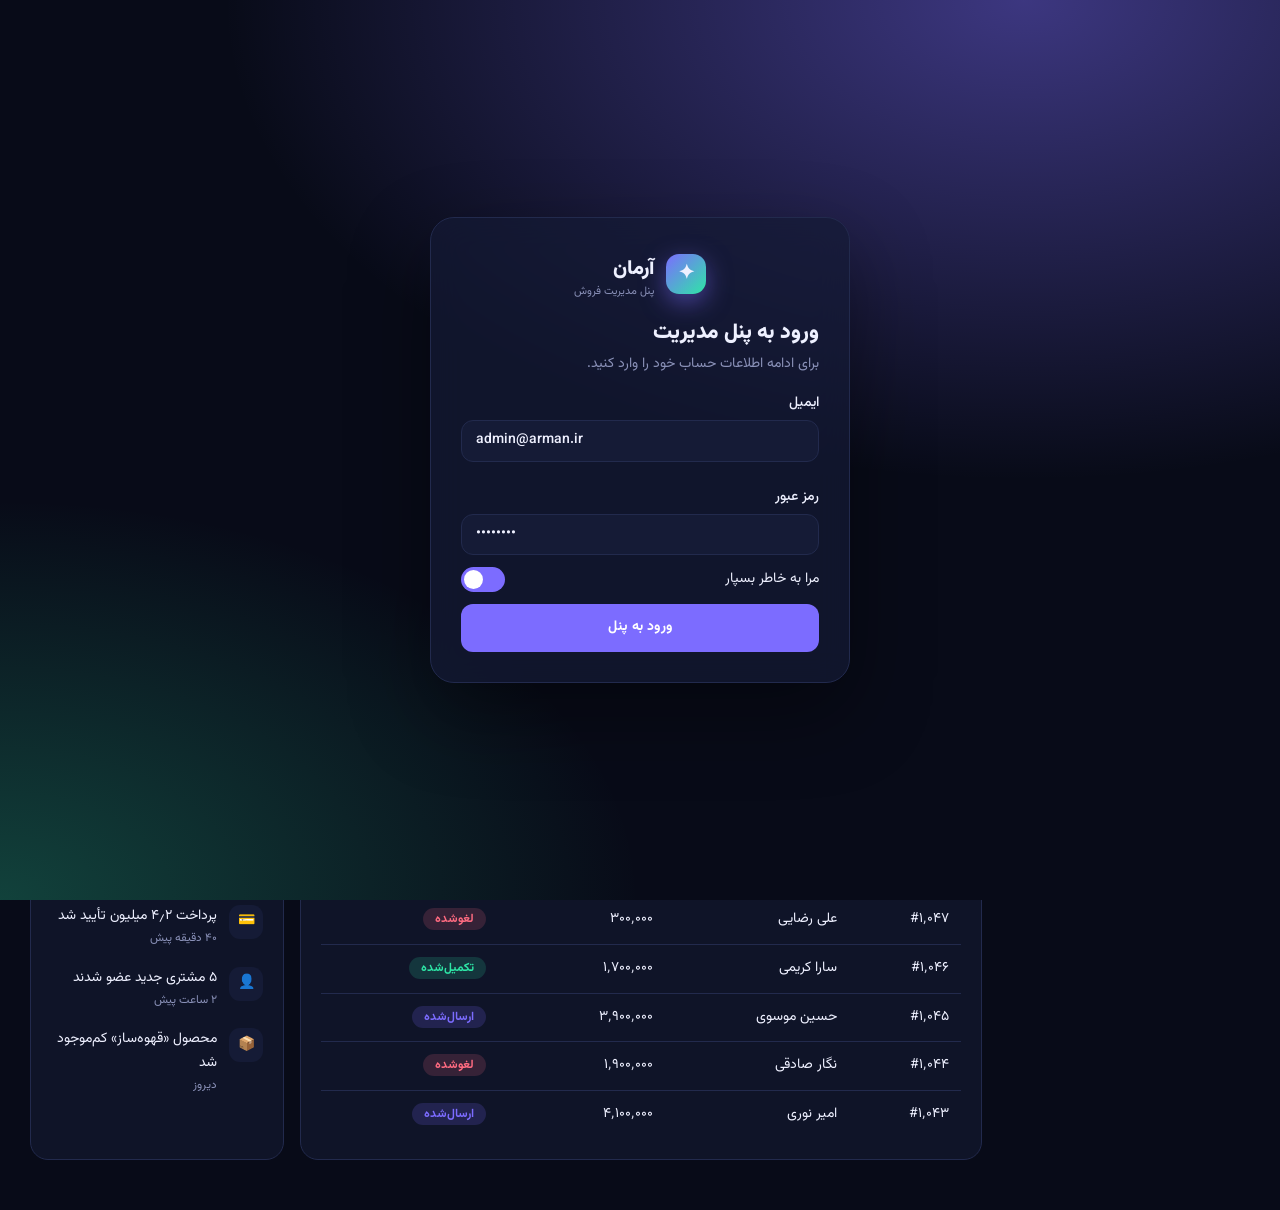
<file: index.html>
<!DOCTYPE html>
<html lang="fa" dir="rtl" data-theme="dark">
<head>
<meta charset="UTF-8">
<meta name="viewport" content="width=device-width, initial-scale=1">
<title>آرمان | پنل مدیریت حرفه‌ای</title>
<link href="https://fonts.googleapis.com/css2?family=Vazirmatn:wght@400;500;700;800;900&display=swap" rel="stylesheet">
<link rel="stylesheet" href="assets/css/style.css">
</head>
<body>
<div class="app">
<aside id="side">
 <div class="logo"><i>✦</i><div>آرمان<small>پنل مدیریت فروش</small></div></div>
 <nav class="nav" id="nav"></nav>
 <div class="pro"><b>نسخه حرفه‌ای</b>گزارش‌های پیشرفته و دسترسی تیمی را فعال کنید.<button data-t="درخواست ارتقا ثبت شد">ارتقا حساب</button></div>
</aside>
<main>
<header>
 <button class="ib" id="menu" aria-label="منو">☰</button>
 <h1 id="title">داشبورد</h1>
 <button class="kb" id="ks">🔍 جستجو و دستورها <kbd>Ctrl K</kbd></button>
 <button class="ib" id="th" aria-label="تغییر پوسته">🌗</button>
 <button class="ib" id="bell" aria-label="اعلان‌ها">🔔<em></em>
  <div class="dd" id="dd"><div><b>🛒</b><p>سفارش جدید #۱۰۴۸<small>۲ دقیقه پیش</small></p></div><div><b>⚠️</b><p>موجودی قهوه‌ساز رو به پایان است<small>۱ ساعت پیش</small></p></div><div><b>💬</b><p>پیام جدید از سارا کریمی<small>۳ ساعت پیش</small></p></div></div></button>
 <div class="me"><div class="av">م</div><div><b>مریم احمدی</b><small>مدیر کل</small></div></div>
</header>

<section class="page on" id="dash">
 <div class="hero"><div><h2>سلام مریم، امروز عالی شروع کردی 👋</h2><p>فروش امروز نسبت به دیروز ۱۲٪ رشد داشته و ۲۴ سفارش منتظر بررسی است.</p></div>
  <div class="bt"><button class="btn w" data-go="orders">بررسی سفارش‌ها</button><button class="btn g" id="exp0">دریافت گزارش</button></div></div>
 <div class="grid kpis" id="kpis"></div>
 <div class="grid row2">
  <div class="card"><div class="hd"><div><h3>درآمد و هزینه</h3><div class="lgd"><span><i style="background:var(--pri)"></i>درآمد</span><span><i style="background:var(--mint)"></i>سود</span></div></div>
   <div class="seg" id="rg"><button class="on" data-r="w">هفته</button><button data-r="m">ماه</button><button data-r="y">سال</button></div></div>
   <div class="chw"><svg id="ch" viewBox="0 0 700 270" width="100%" role="img" aria-label="نمودار درآمد"></svg><div id="tip"></div></div></div>
  <div class="card"><div class="hd"><h3>هدف فروش ماه</h3></div><div class="ring" style="background:conic-gradient(var(--pri) 0 78%,var(--sf2) 0)"><div>۷۸٪<small>از ۵۰۰ میلیون</small></div></div>
   <div class="pb"><p><span>لوازم دیجیتال</span><b>۴۲٪</b></p><div><i style="width:42%"></i></div></div>
   <div class="pb"><p><span>پوشاک</span><b>۲۶٪</b></p><div><i style="width:26%"></i></div></div>
   <div class="pb"><p><span>خانه و آشپزخانه</span><b>۱۹٪</b></p><div><i style="width:19%"></i></div></div></div>
 </div>
 <div class="grid row2" style="grid-template-columns:1.8fr 1fr">
  <div class="card"><div class="hd"><h3>آخرین سفارش‌ها</h3><button class="btn o" data-go="orders">مشاهده همه</button></div><div class="tw"><table><thead><tr><th>کد</th><th>مشتری</th><th>مبلغ (تومان)</th><th>وضعیت</th></tr></thead><tbody id="rec"></tbody></table></div></div>
  <div class="card"><div class="hd"><h3>فعالیت‌های اخیر</h3></div><div class="tl" id="tl"></div></div>
 </div>
</section>

<section class="page" id="orders"><div class="card">
 <div class="hd"><h3>مدیریت سفارش‌ها</h3><div class="tools"><input class="in" id="q" placeholder="جستجوی مشتری یا کد…" aria-label="جستجو"><select id="f" aria-label="وضعیت"><option value="">همه وضعیت‌ها</option><option>تکمیل‌شده</option><option>در انتظار</option><option>ارسال‌شده</option><option>لغوشده</option></select><button class="btn o" id="csv">خروجی CSV</button><button class="btn" id="add">+ سفارش جدید</button></div></div>
 <div class="tw"><table><thead><tr><th data-k="0">کد ↕</th><th data-k="1">مشتری ↕</th><th data-k="2">تاریخ ↕</th><th data-k="3">مبلغ (تومان) ↕</th><th data-k="4">وضعیت ↕</th></tr></thead><tbody id="ot"></tbody></table></div>
 <div class="pager"><span id="pi"></span><div id="pg"></div></div></div></section>

<section class="page" id="cust"><div class="grid cg" id="cg"></div></section>
<section class="page" id="prod"><div class="grid cg" id="pd"></div></section>
<section class="page" id="task"><div class="grid kan" id="kn"></div></section>

<section class="page" id="ana"></section>
<section class="page" id="inv"></section>
<section class="page" id="cpn"></section>
<section class="page" id="msg"></section>
<section class="page" id="rev"></section>
<section class="page" id="cal"></section>
<section class="page" id="team"></section>
<section class="page" id="set"><div class="card set"><h3 style="margin-bottom:16px">تنظیمات</h3>
 <label>نام فروشگاه<input class="in" value="فروشگاه آرمان"></label>
 <label>ایمیل پشتیبانی<input class="in" dir="ltr" value="support@arman.ir"></label>
 <div class="rw"><span>رنگ اصلی پنل</span><div class="sws" id="sws"></div></div>
 <div class="rw"><span>اعلان سفارش جدید</span><input type="checkbox" class="sw" checked></div>
 <div class="rw"><span>گزارش هفتگی با ایمیل</span><input type="checkbox" class="sw"></div>
 <div class="rw"><span>پوسته تیره</span><input type="checkbox" class="sw" id="dk" checked></div>
 <button class="btn" style="margin-top:18px" data-t="تغییرات ذخیره شد">ذخیره تغییرات</button></div></section>
</main></div>

<div id="lg"><div class="lbox"><div class="logo" style="justify-content:center"><i>✦</i><div>آرمان<small>پنل مدیریت فروش</small></div></div>
 <h2>ورود به پنل مدیریت</h2><p style="color:var(--mut);margin-bottom:16px">برای ادامه اطلاعات حساب خود را وارد کنید.</p>
 <label>ایمیل<input class="in" dir="ltr" value="admin@arman.ir"></label><br>
 <label>رمز عبور<input class="in" dir="ltr" type="password" value="12345678"></label>
 <div class="rw" style="border:0"><span>مرا به خاطر بسپار</span><input type="checkbox" class="sw" checked></div>
 <button class="btn" id="lgb" style="width:100%;padding:12px">ورود به پنل</button></div></div>
<div class="ov" id="ov"></div>
<div class="mod cmd" id="cm"><input class="in" id="ci" placeholder="به کجا برویم یا چه کاری انجام دهیم؟" aria-label="دستور"><div id="cl" style="margin-top:10px"></div></div>
<div class="mod" id="nm"><h3 style="margin-bottom:14px">ثبت سفارش جدید</h3>
 <label>نام مشتری<input class="in" id="nn" placeholder="مثلاً رضا محمدی"></label><br>
 <label>مبلغ (تومان)<input class="in" id="na" type="number" min="0" placeholder="1500000"></label><br>
 <div style="display:flex;gap:8px"><button class="btn" id="ns">ثبت سفارش</button><button class="btn o" data-x>انصراف</button></div></div>
<div class="dr" id="dr"></div>
<div id="toast" role="status"></div>

<script src="assets/js/app.js"></script>
</body>
</html>
</file>
<file: assets/css/style.css>
:root{--pri:#7c6cff;--mint:#2ee6a6;--cor:#ff6b81;--sun:#ffc24b;--r:18px}
[data-theme=dark]{--bg:#080b18;--sf:#0f1428;--sf2:#151b36;--ink:#eef0ff;--mut:#8a91b8;--ln:#222a4d;--gl:rgba(21,27,54,.7)}
[data-theme=light]{--bg:#f2f3fb;--sf:#fff;--sf2:#f6f7fd;--ink:#14173a;--mut:#6a6f98;--ln:#e3e5f4;--gl:rgba(255,255,255,.8)}
*{box-sizing:border-box;margin:0}
body{font-family:Vazirmatn,Tahoma,sans-serif;background:var(--bg);color:var(--ink);font-size:14px;line-height:1.7;background-image:radial-gradient(60rem 30rem at 85% -10%,color-mix(in srgb,var(--pri) 22%,transparent),transparent),radial-gradient(40rem 25rem at 0 110%,color-mix(in srgb,var(--mint) 10%,transparent),transparent);background-attachment:fixed}
button,input,select{font:inherit;color:inherit}
:focus-visible{outline:2px solid var(--sun);outline-offset:2px}
.app{display:grid;grid-template-columns:268px 1fr;min-height:100vh}
aside{position:sticky;top:0;height:100vh;padding:20px 14px;background:var(--gl);backdrop-filter:blur(14px);border-left:1px solid var(--ln);display:flex;flex-direction:column;gap:4px;z-index:30;overflow:auto}
.logo{display:flex;align-items:center;gap:12px;font-weight:900;font-size:20px;padding:4px 10px 18px}
.logo i{width:40px;height:40px;border-radius:13px;background:linear-gradient(135deg,var(--pri),var(--mint));display:grid;place-items:center;font-style:normal;box-shadow:0 8px 24px color-mix(in srgb,var(--pri) 50%,transparent)}
.logo small{display:block;font-size:11px;font-weight:400;color:var(--mut);line-height:1}
.grp{color:var(--mut);font-size:12px;padding:14px 12px 4px}
.nav a{display:flex;align-items:center;gap:12px;padding:10px 12px;border-radius:12px;color:var(--mut);cursor:pointer;transition:.15s;font-weight:500}
.nav a:hover{background:var(--sf2);color:var(--ink)}
.nav a.on{background:linear-gradient(270deg,color-mix(in srgb,var(--pri) 85%,#000),var(--pri));color:#fff;box-shadow:0 8px 20px color-mix(in srgb,var(--pri) 35%,transparent)}
.nav b{width:22px;text-align:center;font-weight:400}
.nav em{margin-right:auto;background:var(--cor);color:#fff;font-style:normal;font-size:11px;padding:0 8px;border-radius:20px}
.pro{margin-top:auto;border-radius:16px;padding:16px;background:linear-gradient(140deg,var(--pri),#3b2fb8);color:#fff;font-size:13px}
.pro b{display:block;font-size:15px}.pro button{margin-top:10px;width:100%;border:0;border-radius:10px;padding:7px;background:#fff;color:#2a1f8f;font-weight:800;cursor:pointer}
main{padding:0 30px 50px;min-width:0}
header{display:flex;align-items:center;gap:10px;padding:18px 0;position:sticky;top:0;z-index:20;background:linear-gradient(var(--bg) 70%,transparent)}
header h1{font-size:22px;font-weight:900;flex:1}
.ib,.kb{background:var(--sf);border:1px solid var(--ln);border-radius:13px;height:42px;min-width:42px;cursor:pointer;position:relative;transition:.15s}
.ib:hover,.kb:hover{border-color:var(--pri)}
.kb{padding:0 14px;color:var(--mut);display:flex;align-items:center;gap:10px;width:230px}
.kb kbd{margin-right:auto;font-size:11px;border:1px solid var(--ln);border-radius:6px;padding:0 6px}
.ib em{position:absolute;top:8px;left:10px;width:9px;height:9px;border-radius:50%;background:var(--cor);box-shadow:0 0 0 3px var(--sf)}
.av{width:42px;height:42px;border-radius:14px;background:linear-gradient(135deg,var(--sun),var(--cor));display:grid;place-items:center;font-weight:900;color:#3a1500}
.me{display:flex;gap:10px;align-items:center}.me small{display:block;color:var(--mut);font-size:12px;line-height:1.2}
#menu{display:none}
.dd{position:absolute;top:50px;left:0;width:320px;background:var(--sf);border:1px solid var(--ln);border-radius:16px;box-shadow:0 20px 50px rgba(0,0,0,.35);padding:8px;display:none;text-align:right;z-index:40;cursor:default}
.dd.on{display:block}.dd div{padding:10px;border-radius:10px;display:flex;gap:10px}.dd div:hover{background:var(--sf2)}.dd small{color:var(--mut);display:block}
.page{display:none}.page.on{display:block;animation:in .3s}
@keyframes in{from{opacity:0;transform:translateY(8px)}}
@media(prefers-reduced-motion:reduce){.page.on{animation:none}}
.grid{display:grid;gap:16px}
.card{background:var(--sf);border:1px solid var(--ln);border-radius:var(--r);padding:20px}
.hero{position:relative;overflow:hidden;border-radius:24px;padding:28px 30px;background:linear-gradient(120deg,var(--pri),#3a2ec2 60%,#142a8a);color:#fff;display:flex;justify-content:space-between;align-items:center;gap:20px;flex-wrap:wrap;margin-bottom:16px}
.hero:before{content:"";position:absolute;left:-60px;top:-80px;width:280px;height:280px;border-radius:50%;background:radial-gradient(var(--mint),transparent 70%);opacity:.45}
.hero h2{font-size:24px;font-weight:900;position:relative}.hero p{opacity:.85;position:relative}
.hero .bt{position:relative;display:flex;gap:10px}
.btn{border:0;border-radius:12px;padding:9px 18px;cursor:pointer;font-weight:700;background:var(--pri);color:#fff;transition:.15s}
.btn:hover{filter:brightness(1.12)}.btn.w{background:#fff;color:#2a1f8f}.btn.g{background:rgba(255,255,255,.18);color:#fff}
.btn.o{background:var(--sf2);color:var(--ink);border:1px solid var(--ln)}
.kpis{grid-template-columns:repeat(4,1fr)}
.kpi{position:relative;overflow:hidden}.kpi span{color:var(--mut)}
.kpi strong{display:block;font-size:28px;font-weight:900;margin:0}
.kpi svg{position:absolute;left:0;bottom:0;width:55%;height:50px;opacity:.9}
.up{color:var(--mint)}.dn{color:var(--cor)}
.row2{grid-template-columns:1.8fr 1fr;margin-top:16px}.row3{grid-template-columns:1fr 1fr 1fr;margin-top:16px}
.hd{display:flex;justify-content:space-between;align-items:center;gap:10px;flex-wrap:wrap;margin-bottom:14px}.hd h3{font-size:16px;font-weight:800}
.seg{display:flex;background:var(--sf2);padding:3px;border-radius:11px}.seg button{border:0;background:none;padding:3px 14px;border-radius:9px;cursor:pointer;color:var(--mut)}.seg .on{background:var(--pri);color:#fff;font-weight:700}
svg text{fill:var(--mut);font-size:11px;font-family:inherit}
.chw{position:relative}#tip{position:absolute;pointer-events:none;background:var(--sf2);border:1px solid var(--ln);border-radius:10px;padding:6px 12px;font-size:12px;opacity:0;transition:opacity .1s;white-space:nowrap}
.lgd{display:flex;gap:16px;color:var(--mut)}.lgd i{display:inline-block;width:10px;height:10px;border-radius:50%;margin-left:6px}
.ring{width:150px;height:150px;margin:0 auto;border-radius:50%;display:grid;place-items:center}.ring div{width:114px;height:114px;border-radius:50%;background:var(--sf);display:grid;place-items:center;text-align:center;font-weight:900;font-size:26px;line-height:1.2}.ring small{display:block;font-size:12px;color:var(--mut);font-weight:400}
.pb{margin:12px 0}.pb p{display:flex;justify-content:space-between}.pb div{height:8px;background:var(--sf2);border-radius:8px;overflow:hidden;margin-top:4px}.pb i{display:block;height:100%;border-radius:8px;background:linear-gradient(270deg,var(--pri),var(--mint))}
.tl div{display:flex;gap:12px;padding:9px 0}.tl i{width:34px;height:34px;border-radius:11px;display:grid;place-items:center;font-style:normal;flex:none;background:var(--sf2)}.tl small{color:var(--mut);display:block}
.tw{overflow-x:auto}table{width:100%;border-collapse:collapse;min-width:640px}
th{text-align:right;color:var(--mut);font-weight:500;padding:10px 12px;border-bottom:1px solid var(--ln);white-space:nowrap;cursor:pointer;user-select:none}th:hover{color:var(--ink)}
td{padding:12px;border-bottom:1px solid var(--ln)}tr:last-child td{border:0}tbody tr{cursor:pointer}tbody tr:hover{background:var(--sf2)}
.tag{padding:2px 12px;border-radius:20px;font-size:12px;font-weight:700;white-space:nowrap}
.s1{background:color-mix(in srgb,var(--mint) 16%,transparent);color:var(--mint)}.s2{background:color-mix(in srgb,var(--sun) 16%,transparent);color:var(--sun)}.s3{background:color-mix(in srgb,var(--cor) 16%,transparent);color:var(--cor)}.s4{background:color-mix(in srgb,var(--pri) 18%,transparent);color:var(--pri)}
.in,select{background:var(--sf2);border:1px solid var(--ln);border-radius:12px;padding:8px 14px;width:100%}
.tools{display:flex;gap:8px;flex-wrap:wrap}.tools .in{width:220px}.tools select{width:auto}
.pager{display:flex;justify-content:space-between;align-items:center;margin-top:14px;color:var(--mut)}.pager div{display:flex;gap:6px}.pager button{border:1px solid var(--ln);background:var(--sf2);border-radius:10px;min-width:36px;height:36px;cursor:pointer}.pager .on{background:var(--pri);color:#fff;border-color:var(--pri)}
.cg{grid-template-columns:repeat(auto-fill,minmax(230px,1fr))}.cc{text-align:center}.cc .av{margin:0 auto 10px;width:64px;height:64px;font-size:24px;border-radius:20px}.cc p{color:var(--mut)}
.cc dl{display:flex;justify-content:space-around;margin-top:12px;padding-top:12px;border-top:1px solid var(--ln)}.cc dt{font-weight:900}.cc dd{color:var(--mut);font-size:12px}
.pimg{height:120px;border-radius:14px;display:grid;place-items:center;font-size:46px;margin-bottom:12px}
.kan{grid-template-columns:repeat(3,1fr)}.kan h4{margin-bottom:10px}.tk{background:var(--sf2);border:1px solid var(--ln);border-radius:12px;padding:10px 12px;margin-bottom:8px;display:flex;justify-content:space-between;gap:8px;align-items:center}
.tk button{border:0;background:var(--pri);color:#fff;border-radius:8px;width:28px;height:28px;cursor:pointer}
.set{max-width:680px}.set label{display:grid;gap:4px;margin-bottom:14px;font-weight:500}
.rw{display:flex;justify-content:space-between;align-items:center;padding:12px 0;border-bottom:1px solid var(--ln)}
.sw{appearance:none;width:44px;height:25px;border-radius:25px;background:var(--ln);position:relative;cursor:pointer;transition:.2s}.sw:after{content:"";position:absolute;top:3px;right:3px;width:19px;height:19px;border-radius:50%;background:#fff;transition:.2s}.sw:checked{background:var(--pri)}.sw:checked:after{right:22px}
.sws{display:flex;gap:10px}.sws button{width:34px;height:34px;border-radius:50%;border:3px solid transparent;cursor:pointer}.sws .on{border-color:var(--ink)}
.ov{position:fixed;inset:0;background:rgba(4,6,16,.6);backdrop-filter:blur(4px);display:none;z-index:60}.ov.on{display:block}
.mod{position:fixed;top:14vh;left:50%;transform:translateX(-50%);width:min(520px,92vw);background:var(--sf);border:1px solid var(--ln);border-radius:20px;padding:20px;z-index:70;display:none;box-shadow:0 30px 80px rgba(0,0,0,.5)}.mod.on{display:block}
.cmd a{display:flex;gap:12px;padding:10px 12px;border-radius:10px;cursor:pointer}.cmd a:hover,.cmd a.f{background:var(--pri);color:#fff}
.dr{position:fixed;top:0;bottom:0;left:0;width:min(400px,100vw);background:var(--sf);border-right:1px solid var(--ln);z-index:70;padding:24px;transform:translateX(-100%);transition:.3s;overflow:auto}.dr.on{transform:none}
.dr dl{display:grid;grid-template-columns:auto 1fr;gap:8px 20px;margin:16px 0}.dr dt{color:var(--mut)}
#toast{position:fixed;bottom:24px;right:50%;transform:translate(50%,20px);background:var(--ink);color:var(--bg);padding:12px 22px;border-radius:14px;font-weight:700;opacity:0;transition:.25s;pointer-events:none;z-index:90}#toast.on{opacity:1;transform:translate(50%,0)}
#lg{position:fixed;inset:0;z-index:100;display:flex;align-items:center;justify-content:center;padding:16px;background:radial-gradient(50rem 30rem at 80% 0,color-mix(in srgb,var(--pri) 45%,transparent),transparent),radial-gradient(40rem 25rem at 0 100%,color-mix(in srgb,var(--mint) 25%,transparent),transparent),var(--bg)}#lg.off{display:none}
.lbox{width:min(420px,100%);background:var(--gl);backdrop-filter:blur(16px);border:1px solid var(--ln);border-radius:24px;padding:30px;box-shadow:0 30px 80px rgba(0,0,0,.4)}.lbox h2{font-weight:900;margin-bottom:2px}.lbox label{display:grid;gap:4px;font-weight:500}
.chat{display:grid;grid-template-columns:280px 1fr;gap:0;padding:0;overflow:hidden;height:540px}.cl{border-left:1px solid var(--ln);overflow:auto}.cl>div{display:flex;gap:10px;padding:14px;cursor:pointer;border-bottom:1px solid var(--ln)}.cl>div:hover,.cl>.on{background:var(--sf2)}.cl small{color:var(--mut);display:block}.cl .av{width:40px;height:40px;flex:none}
.cb{display:flex;flex-direction:column}.cm2{flex:1;overflow:auto;padding:18px;display:flex;flex-direction:column;gap:10px}.bb{max-width:70%;padding:10px 14px;border-radius:16px;background:var(--sf2);align-self:flex-start}.bb.me2{align-self:flex-end;background:var(--pri);color:#fff}
.cin{display:flex;gap:8px;padding:12px;border-top:1px solid var(--ln)}
.cal{display:grid;grid-template-columns:repeat(7,1fr);gap:6px}.cal b{text-align:center;color:var(--mut);font-weight:500}.cal div.d{min-height:84px;border:1px solid var(--ln);border-radius:12px;padding:6px 8px;background:var(--sf2);font-size:12px}.cal .e{border-color:var(--pri)}.cal .e span{display:block;margin-top:4px;background:var(--pri);color:#fff;border-radius:6px;padding:0 6px;line-height:1.5}.cal .td{box-shadow:0 0 0 2px var(--sun)}
.stars{color:var(--sun);letter-spacing:2px}.cp{border-style:dashed}.cp code{font-size:20px;font-weight:900;color:var(--pri);letter-spacing:2px}
@media print{aside,header,.tools,.hero{display:none}.app{display:block}}
@media(max-width:860px){.chat{grid-template-columns:1fr;height:auto}.cl{max-height:200px;border:0}.cal div.d{min-height:56px}}
@media(max-width:1180px){.kpis{grid-template-columns:repeat(2,1fr)}.row2,.row3{grid-template-columns:1fr}}
@media(max-width:860px){.app{grid-template-columns:1fr}aside{position:fixed;right:0;width:268px;transform:translateX(100%);transition:.25s}aside.open{transform:none}#menu{display:block}main{padding:0 14px 40px}.kb,.me div{display:none}.kan{grid-template-columns:1fr}}
@media(max-width:520px){.kpis{grid-template-columns:1fr}}
</file>
